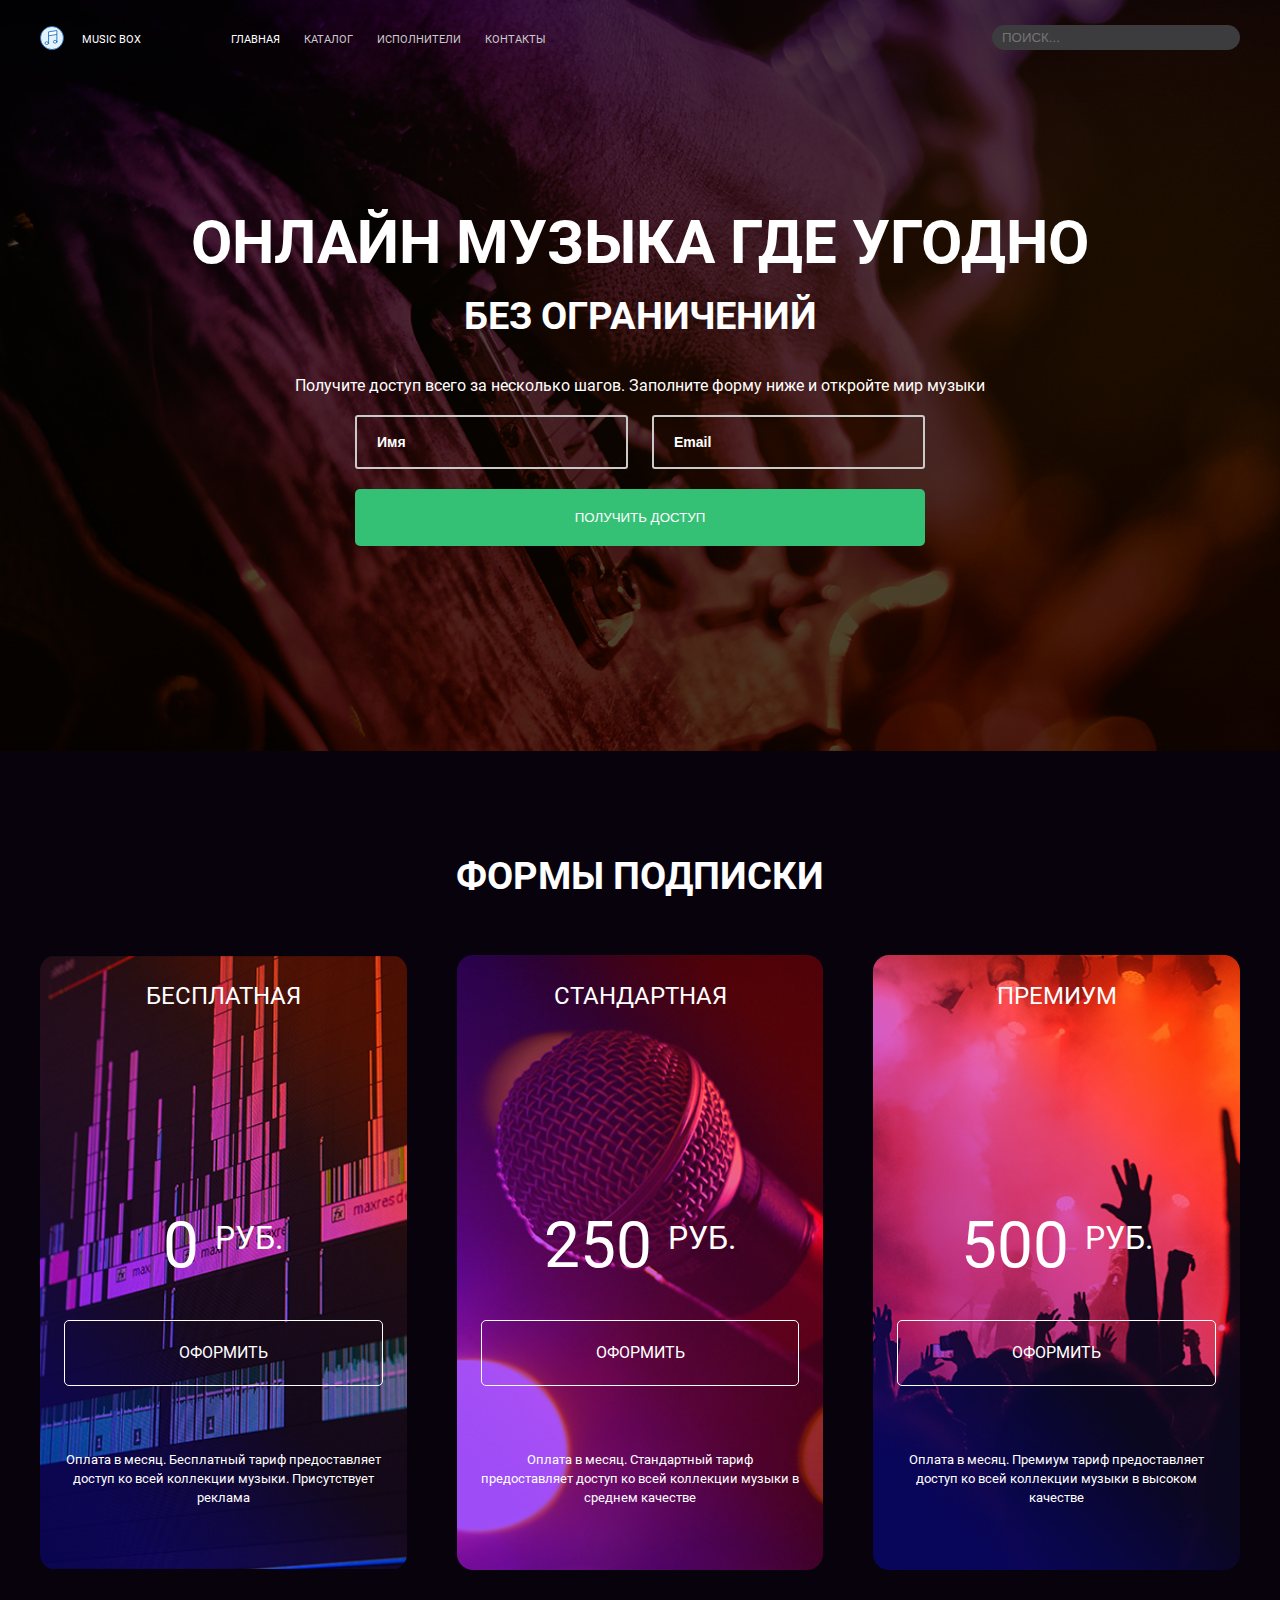
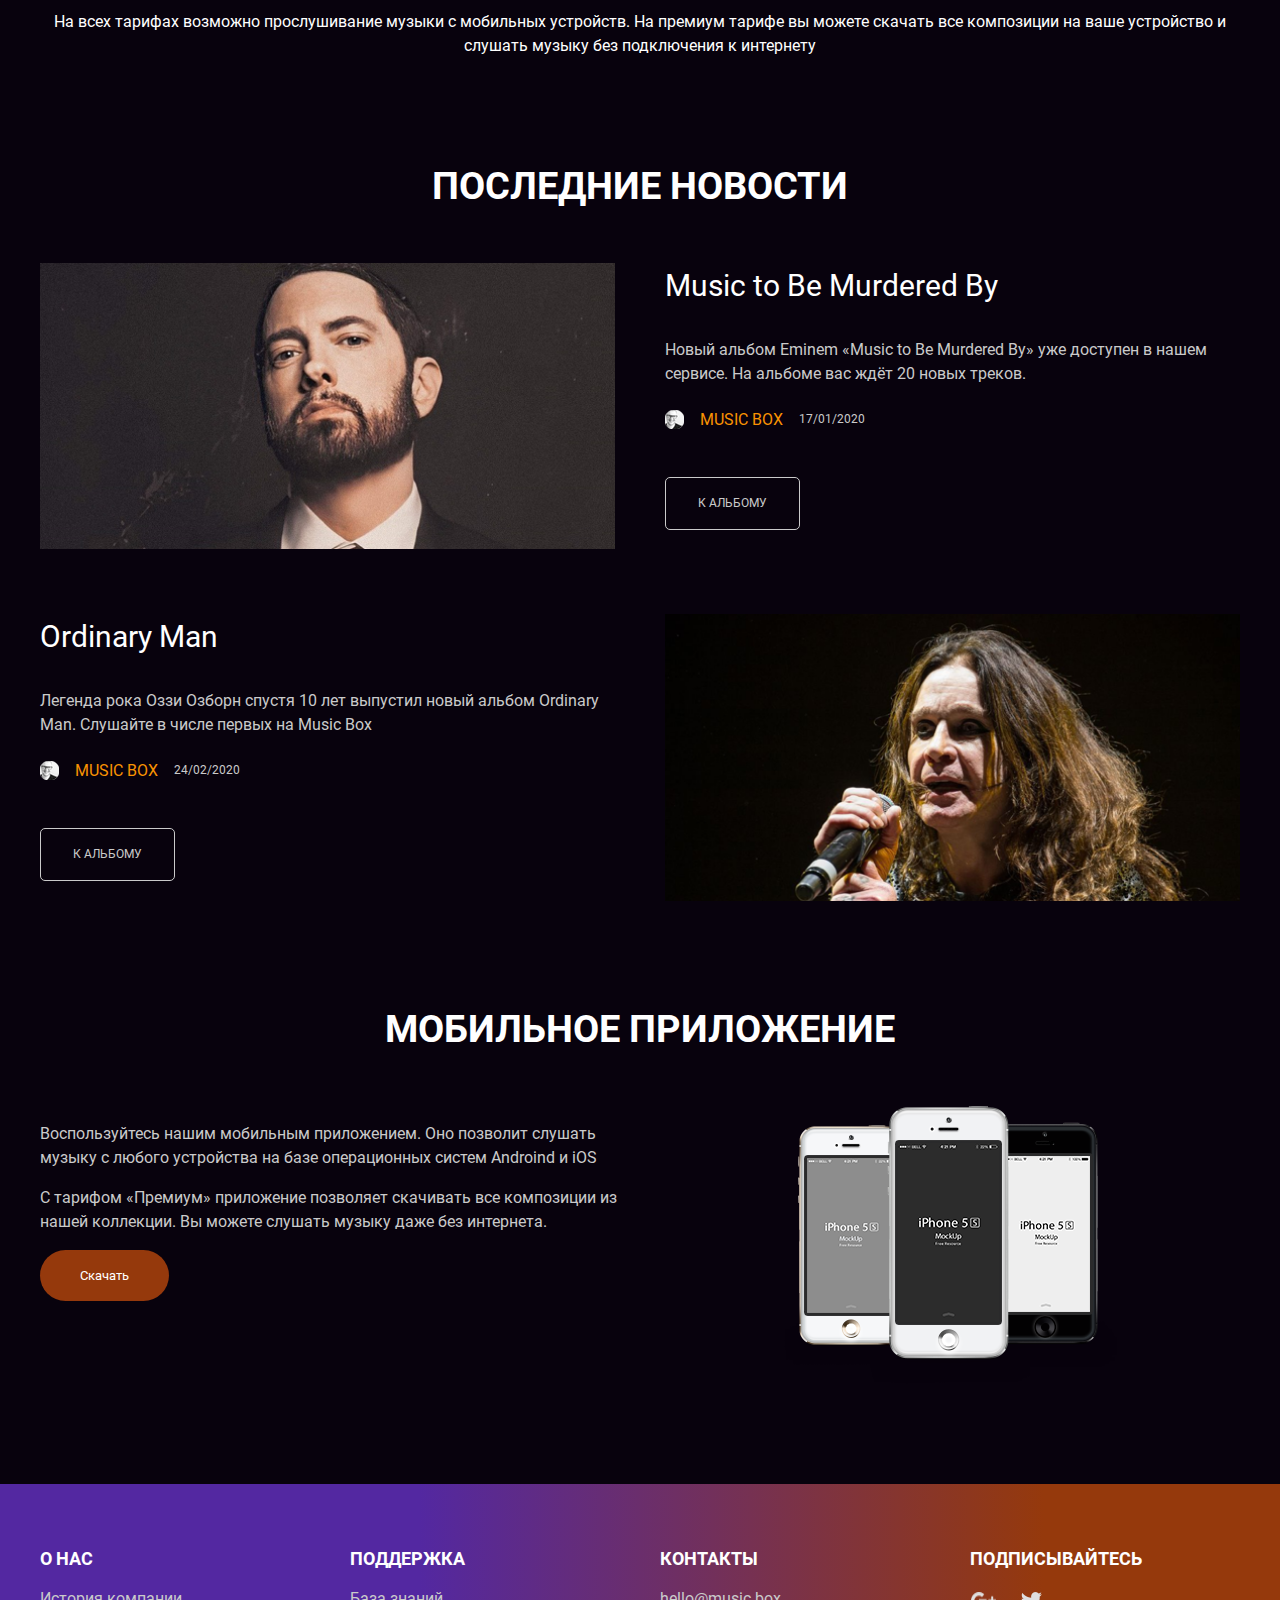
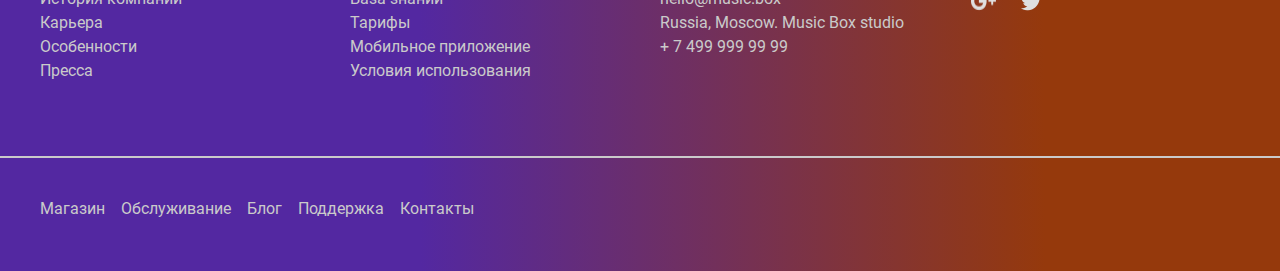
<file: src/index.html>
<!DOCTYPE html>
<html lang="ru">
  <head>
    <meta charset="UTF-8" />
    <meta http-equiv="X-UA-Compatible" content="IE=edge" />
    <meta name="viewport" content="width=device-width, initial-scale=1.0" />
    <link rel="stylesheet" href="./css/app.css" />
    <title>Портал «Music Box» user-016382a3ec8ddeff</title>
  </head>
  <body>

      <header class="header">
        <div class="header__menu menu-header">
          <div class="menu-header__logo">
            <img src="./images/logo.svg" alt="logo" />
            <a class="menu-header__link menu-header__link-white" href="#">Music Box</a>
          </div>
          <nav class="menu-header__navigation">
            <ul class="menu-header__list">
              <li class="menu-header__item">
                <a class="menu-header__link menu-header__link-white" href="#">Главная</a>
              </li>
              <li class="menu-header__item">
                <a class="menu-header__link" href="#">Каталог</a>
              </li>
              <li class="menu-header__item">
                <a class="menu-header__link" href="./artist.html">Исполнители</a>
              </li>
              <li class="menu-header__item">
                <a class="menu-header__link" href="#">Контакты</a>
              </li>
            </ul>
          </nav>
          <form class="menu-header__search search-menu">
            <input class="search-menu__input" type="text" placeholder="поиск..."/>
          </form>
        </div>
      </header>

      <main class="main">
        
        <section class="first-section" id="page-description">
          <div class="first-section__container">
            <h1 class="first-section__title">Онлайн музыка где угодно</h1>
            <h2 class="first-section__subtitle">без ограничений</h2>
            <p class="first-section__text">
              Получите доступ всего за несколько шагов. Заполните форму ниже и
              откройте мир музыки
            </p>
            <form class="first-section__form">
              <div class="first-section__input">
                <input class="first-section__input-item" type="text" placeholder="Имя"/>
                <input class="first-section__input-item" type="text" placeholder="Email"/>
              </div>
              <button class="first-section__button" type="submit">
                Получить доступ
              </button>
            </form>
          </div>
        </section>

        <section class="pricing-section" id="page-pricing">
            <h2 class="pricing-section__title">Формы подписки</h2>
            <div class="pricing-section__items">
              <div class="pricing-section__item item-pricing">
                <h3 class="item-pricing__title">Бесплатная</h3>
                <p class="item-pricing__value">0 <span>РУБ.</span></p>
                <a class="item-pricing__button btn" href="#">ОФОРМИТЬ</a>
                <p class="item-pricing__text">
                  Оплата в месяц. Бесплатный тариф предоставляет доступ ко всей коллекции музыки. Присутствует реклама
                </p>
              </div>
              <div class="pricing-section__item item-pricing">
                <h3 class="item-pricing__title">Стандартная</h3>
                <p class="item-pricing__value">250 <span>РУБ.</span></p>
                <a class="item-pricing__button btn" href="#">ОФОРМИТЬ</a>
                <p class="item-pricing__text">
                  Оплата в месяц. Стандартный тариф предоставляет доступ ко всей коллекции музыки в среднем качестве
                </p>
              </div>
              <div class="pricing-section__item item-pricing">
                <h3 class="item-pricing__title">Премиум</h3>
                <p class="item-pricing__value">500 <span>РУБ.</span></p>
                <a class="item-pricing__button btn" href="#">ОФОРМИТЬ</a>
                <p class="item-pricing__text">
                  Оплата в месяц. Премиум тариф предоставляет доступ ко всей коллекции музыки в высоком качестве
                </p>
              </div>
            </div>
            <p class="pricing-section__text">
              На всех тарифах возможно прослушивание музыки с мобильных устройств. На премиум тарифе вы можете скачать все композиции на ваше устройство и слушать музыку без подключения к интернету
            </p>
        </section>

        <section class="news-section" id="page-news">
            <h2 class="news-section__title">Последние новости</h2>
            <div class="news-section__items">
              <div class="news-section__item item-news">
                <div class="item-news__img">
                  <img src="./images/Music to Be Murdered By.png" alt="Eminem foto">
                </div>
                <div class="item-news__body">
                  <h3 class="item-news__title">Music to Be Murdered By</h3>
                  <div class="item-news__text">Новый альбом Eminem «Music to Be Murdered By» уже доступен в нашем сервисе. На альбоме вас ждёт 20 новых треков.</div>
                  <div class="item-news__author">
                    <img src="./images/avatar.png" alt="avatar">
                    <p class="item-news__label">Music box</p>
                    <p class="item-news__date">17/01/2020</p>
                  </div>
                  <a class="item-news__btn" href="#">К альбому</a>
                </div>
              </div>
              <div class="news-section__item item-news">
                <div class="item-news__img item-news__img-order-2 ">
                  <img src="./images/Ordinary Man.png" alt="Ozzy Ozborn foto">
                </div>
                <div class="item-news__body item-news__body-order-1">
                  <h3 class="item-news__title">Ordinary Man</h3>
                  <div class="item-news__text">Легенда рока Оззи Озборн спустя 10 лет выпустил новый альбом Ordinary Man. Слушайте в числе первых на Music Box</div>
                  <div class="item-news__author px-8">
                    <img src="./images/avatar.png" alt="avatar">
                    <p class="item-news__label">Music box</p>
                    <p class="item-news__date">24/02/2020</p>
                  </div>
                  <a class="item-news__btn " href="#">К альбому</a>
                </div>
              </div>
            </div>
        </section>

        <section class="application-section" id="page-app">
            <h2 class="application-section__title">Мобильное приложение</h2>
            <div class="application-section__body body-application">
              <div class="body-application__item">
                <p class="body-application__info">Воспользуйтесь нашим мобильным приложением. Оно позволит слушать музыку с любого устройства на базе операционных систем Androind и iOS</p>
                <p class="body-application__info">С тарифом «Премиум» приложение позволяет скачивать все композиции из нашей коллекции. Вы можете слушать музыку даже без интернета.</p>
                <a class="body-application__btn" href="#">Скачать</a>
              </div>
              <div class="body-application__img">
                <img src="./images/iphone.png" alt="ipone image">
              </div>
            </div>
        </section>
        
      </main>

      <footer class="footer">
        <div class="footer__container">
          <div class="footer__row">
            <div class="footer__column">
              <h2 class="footer__title">О нас</h2>
              <ul class="footer__list">
                <li class="footer__item"><a href="#" class="footer__link">История компании</a></li>
                <li class="footer__item"><a href="#" class="footer__link">Карьера</a></li>
                <li class="footer__item"><a href="#" class="footer__link">Особенности</a></li>
                <li class="footer__item"><a href="#" class="footer__link">Пресса</a></li>
              </ul>
            </div>
            <div class="footer__column">
              <h2 class="footer__title">Поддержка</h2>
              <ul class="footer__list">
                <li class="footer__item"><a href="#" class="footer__link">База знаний</a></li>
                <li class="footer__item"><a href="#" class="footer__link">Тарифы</a></li>
                <li class="footer__item"><a href="#" class="footer__link">Мобильное приложение</a></li>
                <li class="footer__item"><a href="#" class="footer__link">Условия использования</a></li>
              </ul>
            </div>
            <div class="footer__column">
              <h2 class="footer__title">Контакты</h2>
              <ul class="footer__list">
                <li class="footer__item"><a href="#" class="footer__link">hello@music.box</a></li>
                <li class="footer__item"><a href="#" class="footer__link">Russia, Moscow. Music Box studio</a></li>
                <li class="footer__item"><a href="#" class="footer__link">+ 7 499 999 99 99</a></li>
              </ul>
            </div>
            <div class="footer__column">
              <h2 class="footer__title">Подписывайтесь</h2>
              <div class="footer__img">
                <img src="./images/Google+.png" alt="google">
                <img src="./images/Twitter.png" alt="google">
              </div>
            </div>
          </div>
        </div>
        <hr>
        <div class="footer__container">
          <div class="footer__basement basement-footer">
            <ul class="basement-footer__list">
              <li class="basement-footer__item"><a href="#" class="basement-footer__link">Магазин</a></li>
              <li class="basement-footer__item"><a href="#" class="basement-footer__link">Обслуживание</a></li>
              <li class="basement-footer__item"><a href="#" class="basement-footer__link">Блог</a></li>
              <li class="basement-footer__item"><a href="#" class="basement-footer__link">Поддержка</a></li>
              <li class="basement-footer__item"><a href="#" class="basement-footer__link">Контакты</a></li>
            </ul>
          </div>
        </div>
      </footer>

  </body>
</html>
</file>
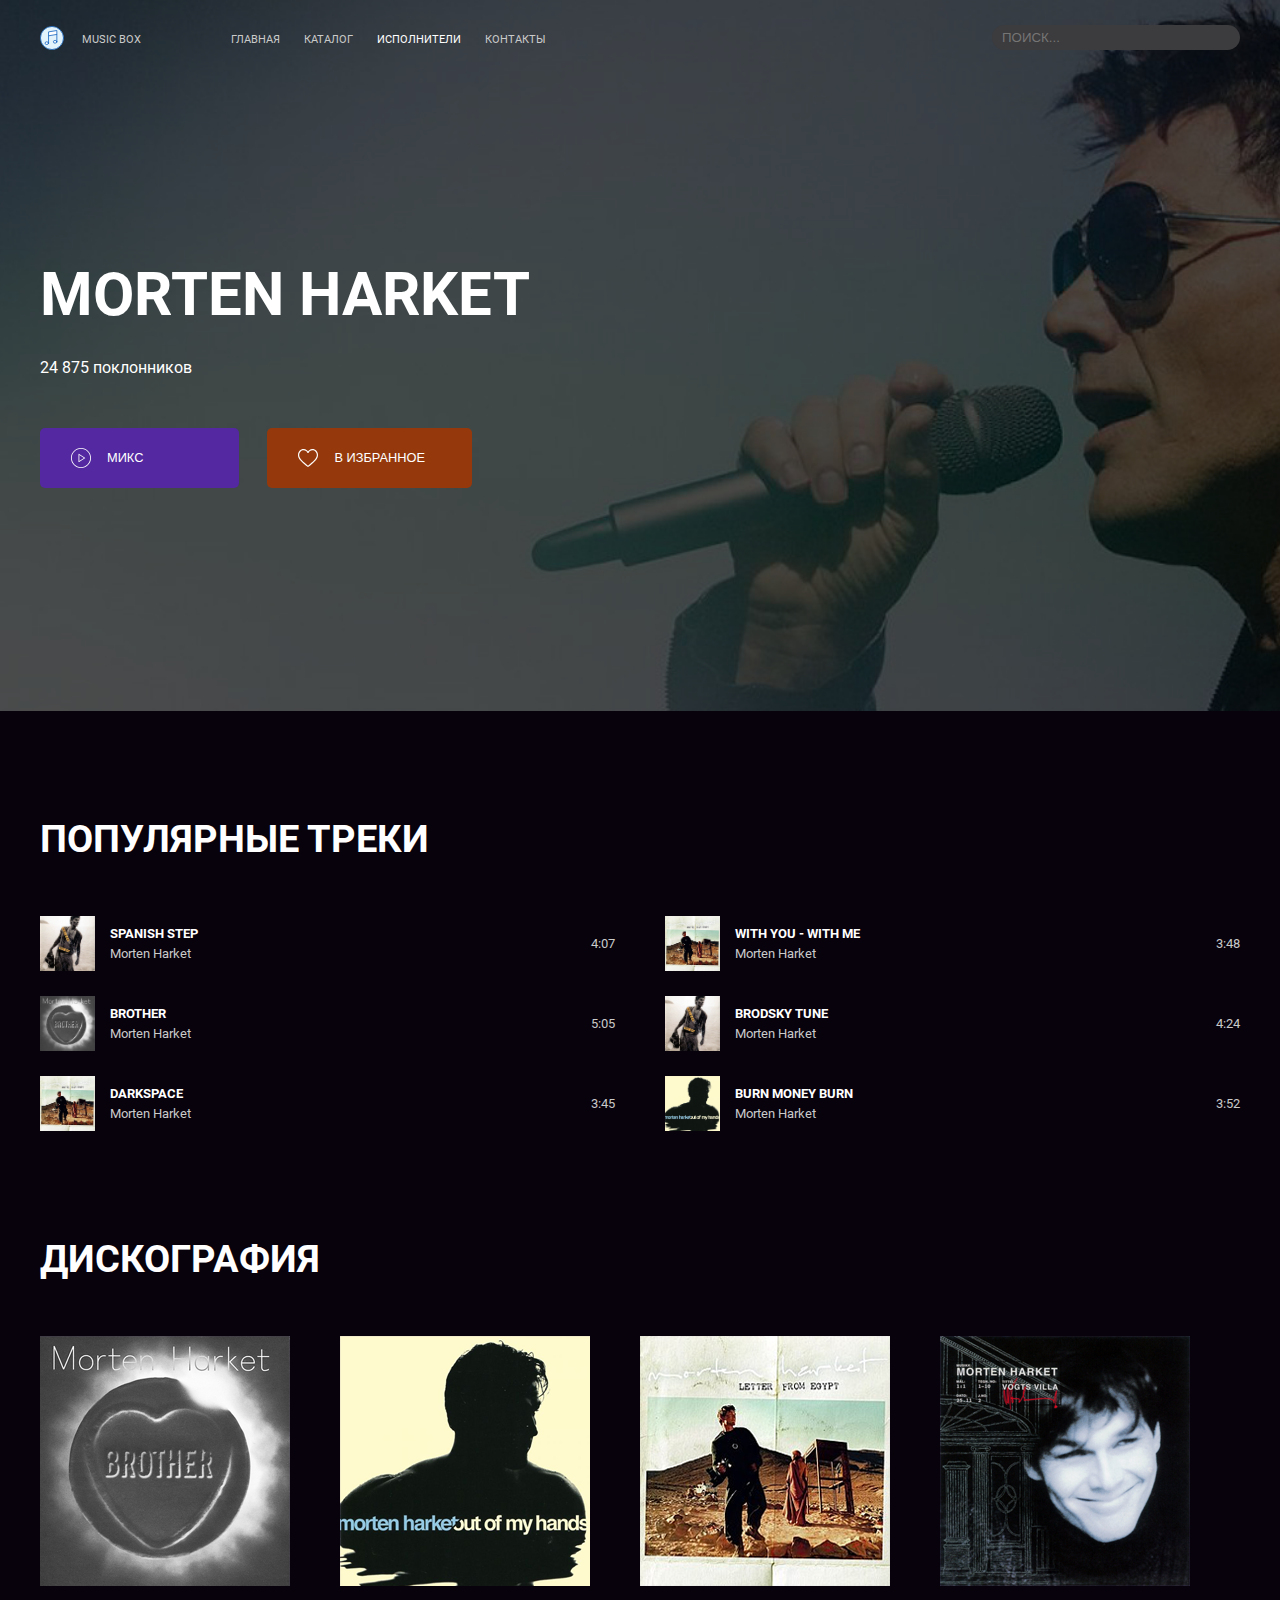
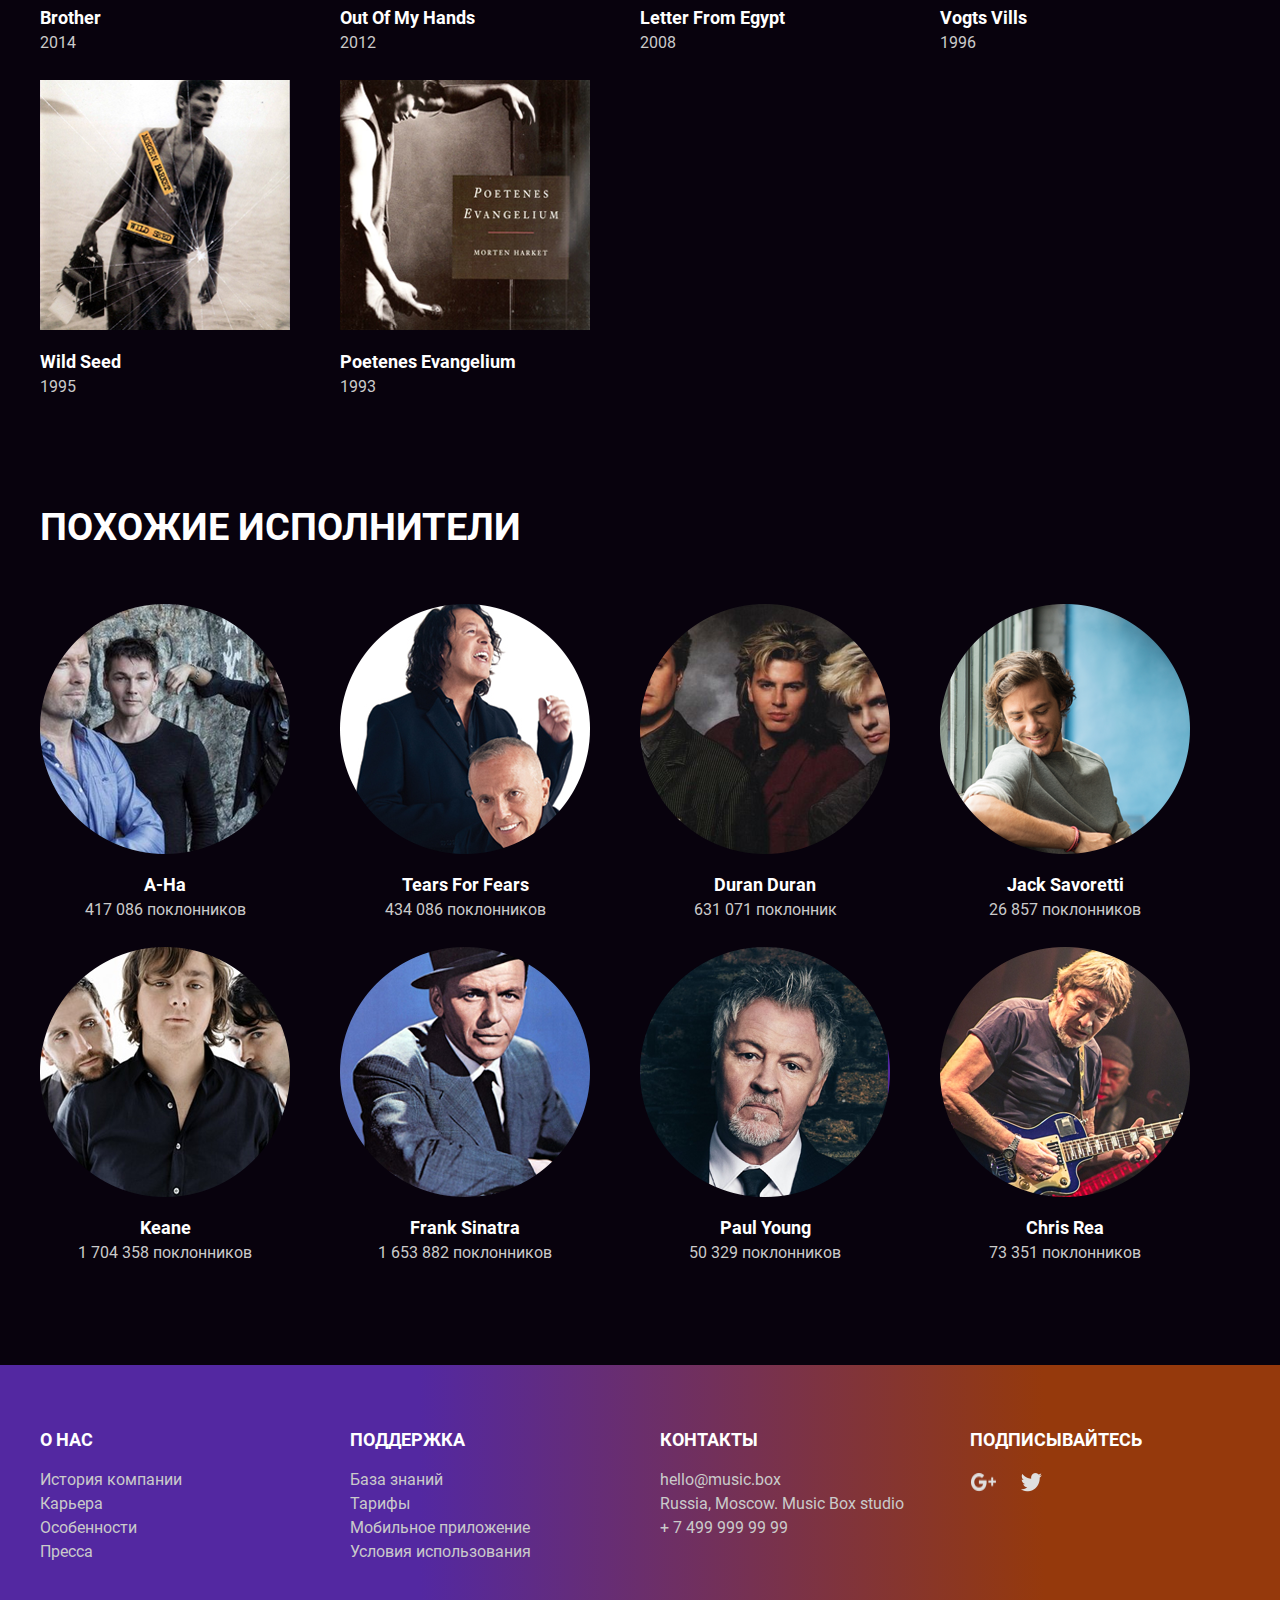
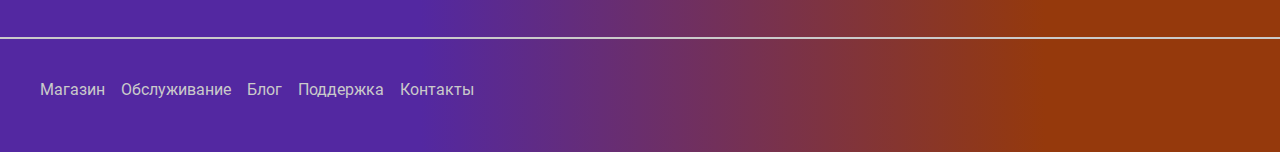
<file: src/artist.html>
<!DOCTYPE html>
<html lang="ru">
  <head>
    <meta charset="UTF-8" />
    <meta http-equiv="X-UA-Compatible" content="IE=edge" />
    <meta name="viewport" content="width=device-width, initial-scale=1.0" />
    <link rel="stylesheet" href="./css/app.css" />
    <title>Портал «Music Box» user-016382a3ec8ddeff</title>
  </head>
  <body>

      <header class="header">
        <div class="header__menu menu-header">
          <div class="menu-header__logo">
            <img src="./images/logo.svg" alt="logo" />
            <a class="menu-header__link" href="#">Music Box</a>
          </div>
          <nav class="menu-header__navigation">
            <ul class="menu-header__list">
              <li class="menu-header__item">
                <a class="menu-header__link" href="./index.html">Главная</a>
              </li>
              <li class="menu-header__item">
                <a class="menu-header__link" href="#">Каталог</a>
              </li>
              <li class="menu-header__item">
                <a class="menu-header__link menu-header__link-white" href="#">Исполнители</a>
              </li>
              <li class="menu-header__item">
                <a class="menu-header__link" href="#">Контакты</a>
              </li>
            </ul>
          </nav>
          <form class="menu-header__search search-menu">
            <input class="search-menu__input" type="text" placeholder="поиск..."/>
          </form>
        </div>
      </header>

      <main class="main">
        
        <section class="first-artist-section" id="page-description">
          <div class="first-artist-section__container">
            <h1 class="first-artist-section__title">Morten Harket</h1>
            <p class="first-artist-section__text">
              24 875 поклонников
            </p>
            <button class="first-artist-section__button first-artist-section__button-purple" type="submit">
              <img src="./images/play-button.svg" alt="icon play">
              <span>МИКС</span> 
            </button>
            <button class="first-artist-section__button first-artist-section__button-red" type="submit">
              <img src="./images/heart.svg" alt="icon heart">
              <span>В ИЗБРАННОЕ</span> 
            </button>
          </div>
        </section>

        <section class="popular-section" id="page-popular-track">
            <h2 class="popular-section__title">Популярные треки</h2>
            <div class="popular-section__items">
              <div class="popular-section__track track-popular">
                <div class="track-popular__img">
                  <img src="./images/Wild Seed.png" alt="Morten Harket">
                </div>
                <div class="track-popular__info">
                  <h3 class="track-popular__title">Spanish Step</h3>
                  <p class="track-popular__songer">Morten Harket</p>
                </div>
                <p class="track-popular__time">4:07</p>
              </div>
              <div class="popular-section__track track-popular">
                <div class="track-popular__img">
                  <img src="./images/Letter from Egypt.png" alt="Morten Harket">
                </div>
                <div class="track-popular__info">
                  <h3 class="track-popular__title">With You - With Me</h3>
                  <p class="track-popular__songer">Morten Harket</p>
                </div>
                <p class="track-popular__time">3:48</p>
              </div>
              <div class="popular-section__track track-popular">
                <div class="track-popular__img">
                  <img src="./images/Brother.png" alt="Morten Harket">
                </div>
                <div class="track-popular__info">
                  <h3 class="track-popular__title">Brother</h3>
                  <p class="track-popular__songer">Morten Harket</p>
                </div>
                <p class="track-popular__time">5:05</p>
              </div>
              <div class="popular-section__track track-popular">
                <div class="track-popular__img">
                  <img src="./images/Wild Seed.png" alt="Morten Harket">
                </div>
                <div class="track-popular__info">
                  <h3 class="track-popular__title">Brodsky Tune</h3>
                  <p class="track-popular__songer">Morten Harket</p>
                </div>
                <p class="track-popular__time">4:24</p>
              </div>
              <div class="popular-section__track track-popular">
                <div class="track-popular__img">
                  <img src="./images/Letter from Egypt.png" alt="Morten Harket">
                </div>
                <div class="track-popular__info">
                  <h3 class="track-popular__title">Darkspace</h3>
                  <p class="track-popular__songer">Morten Harket</p>
                </div>
                <p class="track-popular__time">3:45</p>
              </div>
              <div class="popular-section__track track-popular">
                <div class="track-popular__img">
                  <img src="./images/Out of My Hands.png" alt="Morten Harket">
                </div>
                <div class="track-popular__info">
                  <h3 class="track-popular__title">Burn Money Burn</h3>
                  <p class="track-popular__songer">Morten Harket</p>
                </div>
                <p class="track-popular__time">3:52</p>
              </div>
            </div>
        </section>

        <section class="discography-section" id="page-discography">
            <h2 class="discography-section__title">Дискография</h2>
            <div class="discography-section__items">
              <div class="discography-section__card card-discography">
                <div class="card-discography__img">
                  <img src="./images/Brother.png" alt="album cover">
                </div>
                <h3 class="card-discography__title">Brother</h3>
                <p class="card-discography__year">2014</p>
              </div>
              <div class="discography-section__card card-discography">
                <div class="card-discography__img">
                  <img src="./images/Out of My Hands.png" alt="album cover">
                </div>
                <h3 class="card-discography__title nowrap">Out Of My Hands</h3>
                <p class="card-discography__year">2012</p>
              </div>
              <div class="discography-section__card card-discography">
                <div class="card-discography__img">
                  <img src="./images/Letter from Egypt.png" alt="album cover">
                </div>
                <h3 class="card-discography__title">Letter From Egypt</h3>
                <p class="card-discography__year">2008</p>
              </div>
              <div class="discography-section__card card-discography">
                <div class="card-discography__img">
                  <img src="./images/Vogts Villa.png" alt="album cover">
                </div>
                <h3 class="card-discography__title">Vogts Vills</h3>
                <p class="card-discography__year">1996</p>
              </div>
              <div class="discography-section__card card-discography">
                <div class="card-discography__img">
                  <img src="./images/Wild Seed.png" alt="album cover">
                </div>
                <h3 class="card-discography__title">Wild Seed</h3>
                <p class="card-discography__year">1995</p>
              </div>
              <div class="discography-section__card card-discography">
                <div class="card-discography__img">
                  <img src="./images/Poetenes Evangelium.png" alt="album cover">
                </div>
                <h3 class="card-discography__title">Poetenes Evangelium</h3>
                <p class="card-discography__year">1993</p>
              </div>
            </div>
        </section>

        <section class="similar-section" id="page-similar">
            <h2 class="similar-section__title">Похожие исполнители</h2>
            <div class="similar-section__items">

              <div class="similar-section__card card-similar">
                <div class="card-similar__img">
                  <img src="./images/A-ha.png" alt="A-ha">
                </div>
                <h3 class="card-similar__title">A-Ha</h3>
                <p class="card-similar__fans">417 086 поклонников</p>
              </div>

              <div class="similar-section__card card-similar">
                <div class="card-similar__img">
                  <img src="./images/Tears for Fears.png" alt="Tears For Fears">
                </div>
                <h3 class="card-similar__title">Tears For Fears</h3>
                <p class="card-similar__fans">434 086 поклонников</p>
              </div>

              <div class="similar-section__card card-similar">
                <div class="card-similar__img">
                  <img src="./images/Duran Duran.png" alt="Duran Duran">
                </div>
                <h3 class="card-similar__title">Duran Duran</h3>
                <p class="card-similar__fans">631 071 поклонник</p>
              </div>

              <div class="similar-section__card card-similar">
                <div class="card-similar__img">
                  <img src="./images/Jack Savoretti.png" alt="Jack Savoretti">
                </div>
                <h3 class="card-similar__title">Jack Savoretti</h3>
                <p class="card-similar__fans">26 857 поклонников</p>
              </div>

              <div class="similar-section__card card-similar">
                <div class="card-similar__img">
                  <img src="./images/Keane.png" alt="Keane">
                </div>
                <h3 class="card-similar__title">Keane</h3>
                <p class="card-similar__fans">1 704 358 поклонников</p>
              </div>

              <div class="similar-section__card card-similar">
                <div class="card-similar__img">
                  <img src="./images/Frank Sinatra.png" alt="Frank Sinatra">
                </div>
                <h3 class="card-similar__title">Frank Sinatra</h3>
                <p class="card-similar__fans">1 653 882 поклонников</p>
              </div>

              <div class="similar-section__card card-similar mt">
                <div class="card-similar__img">
                  <img src="./images/Paul Young.png" alt="Paul Young">
                </div>
                <h3 class="card-similar__title">Paul Young</h3>
                <p class="card-similar__fans">50 329 поклонников</p>
              </div>

              <div class="similar-section__card card-similar mt">
                <div class="card-similar__img">
                  <img src="./images/Chris Rea.png" alt="Chris Rea">
                </div>
                <h3 class="card-similar__title">Chris Rea</h3>
                <p class="card-similar__fans">73 351 поклонников</p>
              </div>
              
            </div>
        </section>
        
      </main>

      <footer class="footer">
        <div class="footer__container">
          <div class="footer__row">
            <div class="footer__column">
              <h2 class="footer__title">О нас</h2>
              <ul class="footer__list">
                <li class="footer__item"><a href="#" class="footer__link">История компании</a></li>
                <li class="footer__item"><a href="#" class="footer__link">Карьера</a></li>
                <li class="footer__item"><a href="#" class="footer__link">Особенности</a></li>
                <li class="footer__item"><a href="#" class="footer__link">Пресса</a></li>
              </ul>
            </div>
            <div class="footer__column">
              <h2 class="footer__title">Поддержка</h2>
              <ul class="footer__list">
                <li class="footer__item"><a href="#" class="footer__link">База знаний</a></li>
                <li class="footer__item"><a href="#" class="footer__link">Тарифы</a></li>
                <li class="footer__item"><a href="#" class="footer__link">Мобильное приложение</a></li>
                <li class="footer__item"><a href="#" class="footer__link">Условия использования</a></li>
              </ul>
            </div>
            <div class="footer__column">
              <h2 class="footer__title">Контакты</h2>
              <ul class="footer__list">
                <li class="footer__item"><a href="#" class="footer__link">hello@music.box</a></li>
                <li class="footer__item"><a href="#" class="footer__link">Russia, Moscow. Music Box studio</a></li>
                <li class="footer__item"><a href="#" class="footer__link">+ 7 499 999 99 99</a></li>
              </ul>
            </div>
            <div class="footer__column">
              <h2 class="footer__title">Подписывайтесь</h2>
              <div class="footer__img">
                <img src="./images/Google+.png" alt="google">
                <img src="./images/Twitter.png" alt="google">
              </div>
            </div>
          </div>
        </div>
        <hr>
        <div class="footer__container">
          <div class="footer__basement basement-footer">
            <ul class="basement-footer__list">
              <li class="basement-footer__item"><a href="#" class="basement-footer__link">Магазин</a></li>
              <li class="basement-footer__item"><a href="#" class="basement-footer__link">Обслуживание</a></li>
              <li class="basement-footer__item"><a href="#" class="basement-footer__link">Блог</a></li>
              <li class="basement-footer__item"><a href="#" class="basement-footer__link">Поддержка</a></li>
              <li class="basement-footer__item"><a href="#" class="basement-footer__link">Контакты</a></li>
            </ul>
          </div>
        </div>
      </footer>
  </body>
</html>
</file>
<file: src/css/app.css>
@font-face {
  font-family: Roboto;
  src: url("/src/fonts/Roboto-Regular.ttf") format("truetype");
  font-weight: 400;
}
@font-face {
  font-family: Roboto;
  src: url("/src/fonts/Roboto-Medium.ttf") format("truetype");
  font-weight: 500;
}
@font-face {
  font-family: Roboto;
  src: url("/src/fonts/Roboto-Bold.ttf") format("truetype");
  font-weight: 700;
}
html,
body {
  height: 100%;
  width: 100%;
  font-size: 16px;
  padding: 0;
  margin: 0;
}

body {
  font-family: Roboto, sans-serif;
  font-size: 16px;
  line-height: 1.5;
  color: #cacaca;
  background: #08020d;
  display: -webkit-box;
  display: -ms-flexbox;
  display: flex;
  -webkit-box-orient: vertical;
  -webkit-box-direction: normal;
      -ms-flex-direction: column;
          flex-direction: column;
  min-height: 100%;
}

h1 {
  font-size: 60px;
  line-height: 90px;
  font-weight: bold;
  text-transform: uppercase;
  margin: 0;
}

h2 {
  font-size: 38px;
  line-height: 57px;
  font-weight: bold;
  text-transform: uppercase;
  margin: 0;
}

h3 {
  font-size: 30px;
  line-height: 45px;
  font-weight: normal;
  text-transform: uppercase;
  margin: 0;
}

h4 {
  font-size: 24px;
  line-height: 36px;
  font-weight: normal;
  text-transform: uppercase;
  margin: 0;
}

@media (max-width: 414px) {
  h1 {
    font-size: 30px;
    line-height: 45px;
  }
  h2 {
    font-size: 18px;
    line-height: 27px;
  }
  h3 {
    font-size: 16px;
    line-height: 24px;
  }
}
.header {
  position: absolute;
  top: 25px;
  left: 50%;
  -webkit-transform: translate(-50%, 0);
      -ms-transform: translate(-50%, 0);
          transform: translate(-50%, 0);
  width: 1200px;
}
.header__menu {
  display: -webkit-box;
  display: -ms-flexbox;
  display: flex;
  -webkit-box-pack: justify;
      -ms-flex-pack: justify;
          justify-content: space-between;
  -webkit-box-align: center;
      -ms-flex-align: center;
          align-items: center;
}

.menu-header__logo img {
  width: 24px;
  height: 24px;
  margin-right: 14px;
}
.menu-header__navigation {
  -webkit-box-flex: 1;
      -ms-flex: 1 1 auto;
          flex: 1 1 auto;
  margin-left: 90px;
}
.menu-header__list {
  display: -webkit-box;
  display: -ms-flexbox;
  display: flex;
  -webkit-box-align: center;
      -ms-flex-align: center;
          align-items: center;
  gap: 24px;
  margin: 0;
}
.menu-header__item {
  -webkit-box-flex: 0;
      -ms-flex: 0 1 auto;
          flex: 0 1 auto;
}
.menu-header__link {
  font-size: 11px;
  line-height: 13px;
  text-transform: uppercase;
  color: #cacaca;
  padding: 0;
  margin: 0;
}
.menu-header__link:hover {
  text-decoration: underline;
}
.menu-header__link-white {
  color: #fff;
}
.menu-header__search {
  -webkit-box-flex: 0;
      -ms-flex: 0 1 auto;
          flex: 0 1 auto;
}

.search-menu__input {
  width: 248px;
  border: none;
  padding: 0;
  height: 25px;
  border-radius: 50px;
  background-color: #3c3b3d;
  text-transform: uppercase;
  color: #757575;
}
.search-menu__input::-webkit-input-placeholder {
  font-family: Arial, Helvetica, sans-serif;
  color: #757575;
  font-size: 13.3px;
  padding: 0 0 0 10px;
}
.search-menu__input::-moz-placeholder {
  font-family: Arial, Helvetica, sans-serif;
  color: #757575;
  font-size: 13.3px;
  padding: 0 0 0 10px;
}
.search-menu__input:-ms-input-placeholder {
  font-family: Arial, Helvetica, sans-serif;
  color: #757575;
  font-size: 13.3px;
  padding: 0 0 0 10px;
}
.search-menu__input::-ms-input-placeholder {
  font-family: Arial, Helvetica, sans-serif;
  color: #757575;
  font-size: 13.3px;
  padding: 0 0 0 10px;
}
.search-menu__input::placeholder {
  font-family: Arial, Helvetica, sans-serif;
  color: #757575;
  font-size: 13.3px;
  padding: 0 0 0 10px;
}

@media (max-width: 1240px) {
  .header {
    max-width: 100%;
  }
  .header__menu {
    -ms-flex-wrap: wrap;
        flex-wrap: wrap;
    padding: 0 20px;
  }
  .menu-header__navigation {
    margin: 0 10px;
  }
}
@media (max-width: 414px) {
  .menu-header__logo {
    display: -webkit-box;
    display: -ms-flexbox;
    display: flex;
    -webkit-box-align: center;
        -ms-flex-align: center;
            align-items: center;
  }
  .menu-header__navigation {
    -webkit-box-flex: 0;
        -ms-flex: 0 0 100%;
            flex: 0 0 100%;
    margin: 0;
  }
  .menu-header__list {
    line-height: 13px;
    -webkit-box-orient: vertical;
    -webkit-box-direction: normal;
        -ms-flex-direction: column;
            flex-direction: column;
    -webkit-box-align: start;
        -ms-flex-align: start;
            align-items: start;
    row-gap: 3px;
    margin: 16px 0;
  }
  .search-menu__input {
    width: 100%;
  }
  .menu-header__search {
    -webkit-box-flex: 1;
        -ms-flex: 1 1 100%;
            flex: 1 1 100%;
    margin-top: 3px;
  }
}
.footer {
  background: -o-linear-gradient(0.25deg, #5328a1 32.83%, #95390c 81.56%);
  background: linear-gradient(89.75deg, #5328a1 32.83%, #95390c 81.56%);
}
.footer .footer__container {
  padding: 0 20px;
}
.footer__row {
  padding: 61px 0 65px;
  display: grid;
  grid-template-columns: repeat(4, 1fr);
  -webkit-column-gap: 40px;
     -moz-column-gap: 40px;
          column-gap: 40px;
}
.footer__title {
  font-size: 18px;
  line-height: 27px;
  font-weight: bold;
  text-transform: uppercase;
  color: #fff;
}
@media (max-width: 414px) {
  .footer__title .footer__title {
    line-height: 150%;
  }
}
.footer__list {
  margin-top: 15px;
  margin-bottom: 0;
}
.footer__link {
  color: #cacaca;
}
.footer__link:hover {
  text-decoration: underline;
}
.footer__img {
  margin-top: 20px;
  display: -webkit-box;
  display: -ms-flexbox;
  display: flex;
  gap: 24px;
}
.footer .footer__basement {
  padding: 23px 0 34px;
}
.footer hr {
  border: 1px solid #cacaca;
  margin: 8px 0 0;
}

.basement-footer__list {
  display: -webkit-box;
  display: -ms-flexbox;
  display: flex;
  -ms-flex-wrap: wrap;
      flex-wrap: wrap;
  gap: 16px;
}
.basement-footer__link {
  color: #cacaca;
}
.basement-footer__link:hover {
  text-decoration: underline;
}

@media (max-width: 800px) {
  .footer__row {
    grid-template-columns: repeat(2, 1fr);
    grid-template-rows: repeat(2, 1fr);
    row-gap: 40px;
  }
}
@media (max-width: 414px) {
  .footer__row {
    padding: 62px 0 72px;
    grid-template-columns: 1fr;
    grid-template-rows: repeat(2, 1fr) auto auto;
    row-gap: 31px;
  }
  .footer__list {
    margin-bottom: 0;
  }
  .footer hr {
    margin: 0;
  }
  .footer__basement {
    padding: 2rem;
  }
  .basement-footer__list {
    -webkit-box-orient: vertical;
    -webkit-box-direction: normal;
        -ms-flex-direction: column;
            flex-direction: column;
  }
}
[class*=container] {
  max-width: 1200px;
  margin: 0 auto;
}

ul li {
  list-style: none;
}

ul {
  padding: 0;
}

a {
  text-decoration: none;
}

img {
  vertical-align: top;
}

.nowrap {
  white-space: nowrap;
}

.wrapper {
  display: -webkit-box;
  display: -ms-flexbox;
  display: flex;
  -webkit-box-orient: vertical;
  -webkit-box-direction: normal;
      -ms-flex-direction: column;
          flex-direction: column;
  min-height: 100%;
  overflow: hidden;
}

.main {
  -webkit-box-flex: 1;
      -ms-flex: 1 1 auto;
          flex: 1 1 auto;
}

.first-section {
  padding: 198px 0 205px;
  background-image: url("../images/banner.png");
  background-position: center;
  background-size: cover;
  color: #fff;
  max-height: 750px;
}
.first-section__container {
  text-align: center;
}
.first-section__subtitle {
  margin-bottom: 29px;
}
.first-section__text {
  margin-bottom: 17px;
}
.first-section__form {
  display: -webkit-box;
  display: -ms-flexbox;
  display: flex;
  -ms-flex-wrap: wrap;
      flex-wrap: wrap;
  row-gap: 20px;
  max-width: 570px;
  min-height: 50px;
  height: 131px;
  margin: 0 auto;
}
.first-section__input {
  -webkit-box-flex: 0;
      -ms-flex: 0 1 auto;
          flex: 0 1 auto;
  width: 100%;
  display: -webkit-box;
  display: -ms-flexbox;
  display: flex;
  -webkit-column-gap: 24px;
     -moz-column-gap: 24px;
          column-gap: 24px;
}
.first-section__input-item {
  -webkit-box-flex: 1;
      -ms-flex: 1 1 50%;
          flex: 1 1 50%;
  background-color: transparent;
  padding: 16px 0 16px 20px;
  border: 2px solid #cacaca;
  border-radius: 3px;
  font-size: 14px;
  line-height: 16px;
  color: #fff;
}
.first-section__input-item::-webkit-input-placeholder {
  color: #fff;
  font-size: 14px;
  line-height: 16px;
  font-weight: bold;
}
.first-section__input-item::-moz-placeholder {
  color: #fff;
  font-size: 14px;
  line-height: 16px;
  font-weight: bold;
}
.first-section__input-item:-ms-input-placeholder {
  color: #fff;
  font-size: 14px;
  line-height: 16px;
  font-weight: bold;
}
.first-section__input-item::-ms-input-placeholder {
  color: #fff;
  font-size: 14px;
  line-height: 16px;
  font-weight: bold;
}
.first-section__input-item::placeholder {
  color: #fff;
  font-size: 14px;
  line-height: 16px;
  font-weight: bold;
}
.first-section__button {
  -webkit-box-flex: 1;
      -ms-flex: 1 1 100%;
          flex: 1 1 100%;
  padding: 20px 30px;
  border-radius: 5px;
  background-color: #34c176;
  font-size: 13.3px;
  line-height: 15px;
  text-transform: uppercase;
  color: #fff;
  -webkit-transition: background-color 0.5s ease 0s;
  -o-transition: background-color 0.5s ease 0s;
  transition: background-color 0.5s ease 0s;
  border: none;
}
.first-section__button:hover {
  background-color: #2a945b;
}

@media (max-width: 720px) {
  .first-section {
    padding: 200px 20px;
  }
}
@media (max-width: 680px) {
  .first-section {
    height: 851px;
    padding: 200px 20px;
  }
  .first-section__input {
    -ms-flex-wrap: wrap;
        flex-wrap: wrap;
    row-gap: 24px;
  }
  .first-section__input-item {
    -webkit-box-flex: 1;
        -ms-flex: 1 1 100%;
            flex: 1 1 100%;
  }
}
@media (max-width: 414px) {
  .first-section {
    padding: 248px 20px 202px;
    max-height: 402px;
  }
  .first-section__subtitle {
    margin: 0 0 16px;
  }
  .first-section__text {
    margin-bottom: 16px;
  }
  .first-section__form {
    row-gap: 24px;
    height: 205px;
  }
  .first-section__input-item {
    padding: 15px 0 15px 20px;
  }
  .first-section__button {
    padding: 21px 30px;
  }
}
.pricing-section {
  -webkit-box-sizing: content-box;
          box-sizing: content-box;
  max-width: 1200px;
  padding: 97px 20px 0;
  margin: 0 auto;
  color: #fff;
}
.pricing-section__title {
  text-align: center;
  margin-bottom: 50px;
}
.pricing-section__items {
  display: -webkit-box;
  display: -ms-flexbox;
  display: flex;
  -webkit-box-pack: justify;
      -ms-flex-pack: justify;
          justify-content: space-between;
  -webkit-box-align: center;
      -ms-flex-align: center;
          align-items: center;
  gap: 50px;
}
.pricing-section__item {
  -webkit-box-flex: 1;
      -ms-flex: 1 1 366.66px;
          flex: 1 1 366.66px;
  height: 615px;
  text-align: center;
}
.pricing-section__text {
  margin: 40px 0 0;
  text-align: center;
  font-size: 16px;
  line-height: 150%;
}

.item-pricing {
  padding: 0 1.5rem;
  border-radius: 1rem;
}
.item-pricing:nth-child(1) {
  background: url("../images/subscribe_1.png") center center/cover no-repeat;
}
.item-pricing:nth-child(2) {
  background: url("../images/subscribe_2.png") center center/cover no-repeat;
}
.item-pricing:nth-child(3) {
  background: url("../images/subscribe_3.png") center center/cover no-repeat;
}
.item-pricing__title {
  margin-top: 23px;
  font-size: 24px;
  line-height: 36px;
}
.item-pricing__value {
  font-size: 64px;
  line-height: 1em;
  margin: 200px 0 0;
  display: -webkit-box;
  display: -ms-flexbox;
  display: flex;
  gap: 16px;
  -webkit-box-pack: center;
      -ms-flex-pack: center;
          justify-content: center;
}
.item-pricing__value span {
  font-size: 32px;
  line-height: 150%;
}
.item-pricing__button {
  margin-top: 42px;
  display: -webkit-box;
  display: -ms-flexbox;
  display: flex;
  padding: 20px 0;
  margin-bottom: 74px;
  -webkit-box-align: center;
      -ms-flex-align: center;
          align-items: center;
  -webkit-box-pack: center;
      -ms-flex-pack: center;
          justify-content: center;
  color: #fff;
  line-height: 150%;
  -webkit-transition: all 0.5s ease 0s;
  -o-transition: all 0.5s ease 0s;
  transition: all 0.5s ease 0s;
}
.item-pricing__button:hover {
  background: #cacaca;
  color: #08020d;
}
.item-pricing__text {
  -webkit-box-flex: 1;
      -ms-flex: 1 1 auto;
          flex: 1 1 auto;
  text-align: center;
  font-size: 12.8px;
  line-height: 150%;
  height: 57px;
  margin: 0;
  margin-top: -10px;
}

.btn {
  border-radius: 5px;
  border: 1px solid #fff;
}

@media (max-width: 1200px) {
  .pricing-section__items {
    -ms-flex-wrap: wrap;
        flex-wrap: wrap;
  }
}
@media (max-width: 440px) {
  .pricing-section__title {
    text-align: center;
    margin: 3px 0 47px;
  }
  .pricing-section__text {
    margin: 44px 0 0;
    text-align: center;
    font-size: 16px;
    line-height: 150%;
  }
  .item-pricing {
    height: 595px;
    width: 374px;
  }
  .item-pricing:nth-child(1) {
    background: url("../images/subscribe_1.png") 0 0/cover no-repeat;
  }
  .item-pricing:nth-child(2) {
    background: url("../images/subscribe_2.png") 0 0/cover no-repeat;
  }
  .item-pricing:nth-child(3) {
    background: url("../images/subscribe_3.png") 0 0/cover no-repeat;
  }
  .item-pricing__value {
    margin: 199px 0 0;
  }
  .item-pricing__title {
    font-size: 16px;
    line-height: 24px;
    margin-top: 16px;
  }
  .item-pricing__text {
    margin-top: -10px;
  }
}
@media (max-width: 400px) {
  .item-pricing {
    padding: 0;
  }
  .item-pricing__button {
    padding: 20px 80px;
  }
}
.news-section {
  -webkit-box-sizing: content-box;
          box-sizing: content-box;
  padding: 100px 20px 0;
  max-width: 1200px;
  margin: 0 auto;
}
.news-section__title {
  text-align: center;
  margin-bottom: 48px;
  color: #fff;
}
.news-section__items {
  display: -webkit-box;
  display: -ms-flexbox;
  display: flex;
  -webkit-box-orient: vertical;
  -webkit-box-direction: normal;
      -ms-flex-direction: column;
          flex-direction: column;
  gap: 65px;
}
.news-section__item {
  -webkit-box-flex: 1;
      -ms-flex: 1 1 auto;
          flex: 1 1 auto;
  display: -webkit-box;
  display: -ms-flexbox;
  display: flex;
  gap: 50px;
}

.item-news__img {
  -webkit-box-flex: 1;
      -ms-flex: 1 1 575px;
          flex: 1 1 575px;
}
.item-news__img img {
  width: 575px;
}
.item-news__body {
  -webkit-box-flex: 1;
      -ms-flex: 1 1 575px;
          flex: 1 1 575px;
}
.item-news__title {
  font-size: 30px;
  text-transform: none;
  font-weight: 400;
  line-height: 45px;
  margin-bottom: 30px;
  color: #fff;
}
.item-news__text {
  margin-bottom: 24px;
  font-size: 16px;
  line-height: 24px;
  font-weight: 400;
}
.item-news__author {
  display: -webkit-box;
  display: -ms-flexbox;
  display: flex;
  -webkit-box-align: center;
      -ms-flex-align: center;
          align-items: center;
  gap: 16px;
  margin-bottom: 48px;
}
.item-news__author p {
  margin: 0;
}
.item-news__label {
  font-style: 12px;
  line-height: 19px;
  font-weight: 400;
  text-transform: uppercase;
  color: #f89202;
}
.item-news__date {
  font-size: 12px;
  line-height: 19px;
}
.item-news__btn {
  display: inline-block;
  padding: 16px 32px;
  border: 1px solid #cacaca;
  border-radius: 5px;
  font-size: 12px;
  line-height: 19px;
  text-transform: uppercase;
  color: #cacaca;
  -webkit-transition: all 0.5s ease 0s;
  -o-transition: all 0.5s ease 0s;
  transition: all 0.5s ease 0s;
}
.item-news__btn:hover {
  background: #cacaca;
  color: #08020d;
}
.item-news__img-order-2 {
  -webkit-box-ordinal-group: 3;
      -ms-flex-order: 2;
          order: 2;
}
.item-news__body-order-1 {
  -webkit-box-ordinal-group: 2;
      -ms-flex-order: 1;
          order: 1;
}

@media (max-width: 1200px) {
  .news-section__item {
    -webkit-box-pack: center;
        -ms-flex-pack: center;
            justify-content: center;
    -ms-flex-wrap: wrap;
        flex-wrap: wrap;
  }
  .item-news__img img {
    width: 100%;
  }
  .item-news__img-order-2 {
    -webkit-box-ordinal-group: 2;
        -ms-flex-order: 1;
            order: 1;
  }
  .item-news__body-order-1 {
    -webkit-box-ordinal-group: 3;
        -ms-flex-order: 2;
            order: 2;
  }
}
@media (max-width: 414px) {
  .news-section__items {
    display: -webkit-box;
    display: -ms-flexbox;
    display: flex;
    -webkit-box-orient: vertical;
    -webkit-box-direction: normal;
        -ms-flex-direction: column;
            flex-direction: column;
    gap: 64px;
  }
  .item-news {
    row-gap: 50px;
  }
  .item-news__img {
    -webkit-box-flex: 0;
        -ms-flex: 0 1 374px;
            flex: 0 1 374px;
  }
  .item-news__img img {
    width: 374px;
  }
  .px-8 {
    margin-top: -8px;
  }
  .item-news__title {
    margin-bottom: 16px;
    font-weight: 400;
    font-size: 16px;
    line-height: 24px;
  }
  .item-news__label {
    font-size: 12.8px;
    line-height: 150%;
  }
  .item-news__date {
    font-size: 12.8px;
    line-height: 150%;
  }
  .item-news__btn {
    font-size: 12.8px;
    line-height: 150%;
  }
}
.application-section {
  -webkit-box-sizing: content-box;
          box-sizing: content-box;
  max-width: 1200px;
  padding: 100px 20px 0;
  margin: 0 auto 100px;
}
.application-section__title {
  text-align: center;
  margin-bottom: 48px;
  color: #fff;
}
.application-section__body {
  display: -webkit-box;
  display: -ms-flexbox;
  display: flex;
  -webkit-column-gap: 144px;
     -moz-column-gap: 144px;
          column-gap: 144px;
}

.body-application__item {
  -webkit-box-flex: 0;
      -ms-flex: 0 1 600px;
          flex: 0 1 600px;
  margin-top: 16px;
}
.body-application__item p {
  margin: 0;
}
.body-application__info {
  font-weight: 400;
  font-size: 16px;
  line-height: 150%;
}
.body-application__info:nth-child(2) {
  margin-top: 16px;
}
.body-application__btn {
  display: inline-block;
  margin-top: 16px;
  padding: 16px 40px;
  border-radius: 32px;
  background-color: #95390c;
  color: #fff;
  font-size: 12.8px;
  line-height: 150%;
  -webkit-transition: all 0.5s ease 0s;
  -o-transition: all 0.5s ease 0s;
  transition: all 0.5s ease 0s;
}
.body-application__btn:hover {
  background: #cacaca;
  color: #08020d;
}
.body-application__img img {
  width: 100%;
}

@media (max-width: 1200px) {
  .application-section__body {
    -ms-flex-wrap: wrap;
        flex-wrap: wrap;
    -webkit-box-pack: center;
        -ms-flex-pack: center;
            justify-content: center;
  }
  .body-application__item {
    padding: 0;
    -webkit-box-ordinal-group: 3;
        -ms-flex-order: 2;
            order: 2;
  }
  .body-application__img {
    -webkit-box-ordinal-group: 2;
        -ms-flex-order: 1;
            order: 1;
  }
}
@media (max-width: 414px) {
  .application-section {
    -webkit-box-sizing: border-box;
            box-sizing: border-box;
  }
  .body-application__item {
    height: 252px;
  }
  .body-application__info {
    -webkit-box-flex: 0;
        -ms-flex: 0 1 100%;
            flex: 0 1 100%;
    font-size: 15.5px;
  }
  .body-application__info:nth-child(2) {
    font-size: 15.5px;
    margin-top: 19px;
  }
  .body-application__btn {
    margin-top: 17px;
  }
}
.first-artist-section {
  padding: 250px 0 223px;
  background-image: url("../images/Morten Harket.png");
  background-position: center;
  background-size: cover;
  color: #fff;
}
.first-artist-section__container {
  padding: 0 20px;
}
.first-artist-section__text {
  margin: 16px 0 0;
}
.first-artist-section__button {
  display: -webkit-inline-box;
  display: -ms-inline-flexbox;
  display: inline-flex;
  border: none;
  gap: 16px;
  -webkit-box-align: center;
      -ms-flex-align: center;
          align-items: center;
  margin-top: 48px;
  border-radius: 5px;
  background-color: transparent;
  color: #fff;
  -webkit-transition: background-color 0.5s ease 0s;
  -o-transition: background-color 0.5s ease 0s;
  transition: background-color 0.5s ease 0s;
}
.first-artist-section__button img {
  -webkit-filter: invert(1);
          filter: invert(1);
  width: 20px;
  height: 20px;
}
.first-artist-section__button span {
  font-size: 12.8px;
  text-transform: uppercase;
  line-height: 150%;
}
.first-artist-section__button-purple {
  padding: 20px 96px 20px 31px;
  margin-right: 24px;
  background-color: #5328a1;
}
.first-artist-section__button-purple:hover {
  background: #3e1785;
}
.first-artist-section__button-red {
  padding: 20px 47px 20px 31px;
  background-color: #95390c;
}
.first-artist-section__button-red:hover {
  background: #6d2c0c;
}

@media (max-width: 414px) {
  .first-artist-section {
    padding: 225px 0;
  }
  .first-artist-section__button {
    margin-top: 0;
  }
  .first-artist-section__button-purple {
    margin: 48px 0 0;
  }
  .first-artist-section__button-red {
    margin-top: 24px;
  }
}
.popular-section {
  padding: 100px 20px 0;
  margin: 0 auto;
  max-width: 1200px;
}
.popular-section__title {
  color: #fff;
}
.popular-section__items {
  margin-top: 48px;
  display: -webkit-box;
  display: -ms-flexbox;
  display: flex;
  -ms-flex-wrap: wrap;
      flex-wrap: wrap;
  -webkit-column-gap: 50px;
     -moz-column-gap: 50px;
          column-gap: 50px;
  row-gap: 25px;
}
.popular-section__track {
  -webkit-box-flex: 1;
      -ms-flex: 1 0 calc(50% - 50px);
          flex: 1 0 calc(50% - 50px);
}

.track-popular {
  display: -webkit-box;
  display: -ms-flexbox;
  display: flex;
  -webkit-box-pack: justify;
      -ms-flex-pack: justify;
          justify-content: space-between;
  -webkit-box-align: center;
      -ms-flex-align: center;
          align-items: center;
}
.track-popular__img {
  width: 55px;
  height: 55px;
  margin-right: 15px;
}
.track-popular__img img {
  width: 100%;
}
.track-popular__info {
  -webkit-box-flex: 1;
      -ms-flex: 1 0 auto;
          flex: 1 0 auto;
}
.track-popular__title {
  font-size: 12.8px;
  line-height: 150%;
  font-weight: bold;
  text-transform: uppercase;
  margin: 0;
  color: #fff;
}
.track-popular__songer {
  font-size: 12.8px;
  line-height: 150%;
  margin: 0;
}
.track-popular__time {
  font-size: 12.8px;
  line-height: 150%;
}

@media (max-width: 650px) {
  .popular-section__track {
    -webkit-box-flex: 1;
        -ms-flex: 1 0 100%;
            flex: 1 0 100%;
  }
}
.discography-section {
  max-width: 1200px;
  margin: 0 auto;
  padding: 100px 20px 0;
}
.discography-section__title {
  color: #fff;
}
.discography-section__items {
  margin-top: 48px;
  display: grid;
  grid-template-columns: repeat(4, 250px);
  grid-template-rows: repeat(2, 1fr);
  -webkit-column-gap: 50px;
     -moz-column-gap: 50px;
          column-gap: 50px;
  row-gap: 25px;
}

.card-discography {
  display: -webkit-box;
  display: -ms-flexbox;
  display: flex;
  -webkit-box-orient: vertical;
  -webkit-box-direction: normal;
      -ms-flex-direction: column;
          flex-direction: column;
}
.card-discography__img {
  max-width: 250px;
  max-height: 250px;
}
.card-discography__img img {
  width: 100%;
}
.card-discography__title {
  margin-top: 18px;
  font-size: 18px;
  line-height: 27px;
  font-weight: 700;
  text-transform: none;
  color: #fff;
}
.card-discography__year {
  font-size: 16px;
  line-height: 150%;
  margin: 0;
}

@media (max-width: 1200px) {
  .discography-section__items {
    grid-template-columns: repeat(3, 1fr);
  }
}
@media (max-width: 900px) {
  .discography-section__items {
    grid-template-columns: repeat(2, 1fr);
  }
}
@media (max-width: 414px) {
  .discography-section__items {
    grid-template-columns: repeat(2, 138px);
    grid-template-rows: 206px repeat(2, 1fr);
  }
  .card-discography__img {
    width: 137px;
    height: 137px;
  }
}
.similar-section {
  max-width: 1200px;
  padding: 100px 20px 0;
  margin: 0 auto 100px;
}
.similar-section__title {
  color: #fff;
}
.similar-section__items {
  margin-top: 48px;
  display: grid;
  grid-template-columns: repeat(4, 250px);
  grid-template-rows: repeat(2, 1fr);
  -webkit-column-gap: 50px;
     -moz-column-gap: 50px;
          column-gap: 50px;
  row-gap: 25px;
}

.card-similar {
  display: -webkit-box;
  display: -ms-flexbox;
  display: flex;
  -webkit-box-orient: vertical;
  -webkit-box-direction: normal;
      -ms-flex-direction: column;
          flex-direction: column;
  -webkit-box-align: center;
      -ms-flex-align: center;
          align-items: center;
}
.card-similar__img {
  max-width: 250px;
  max-height: 250px;
}
.card-similar__img img {
  width: 100%;
}
.card-similar__title {
  margin-top: 17px;
  font-size: 18px;
  line-height: 27px;
  font-weight: 700;
  text-transform: none;
  color: #fff;
}
.card-similar__fans {
  font-size: 16px;
  line-height: 150%;
  margin: 0;
}

@media (max-width: 1200px) {
  .similar-section__items {
    grid-template-columns: repeat(3, 1fr);
  }
}
@media (max-width: 900px) {
  .similar-section__items {
    grid-template-columns: repeat(2, 1fr);
  }
}
@media (max-width: 414px) {
  .similar-section__items {
    grid-template-columns: repeat(2, 138px);
    grid-template-rows: repeat(3, 230px);
  }
  .card-similar__img {
    width: 137px;
    height: 137px;
  }
  .card-similar__fans {
    text-align: center;
  }
}/*# sourceMappingURL=app.css.map */
</file>
